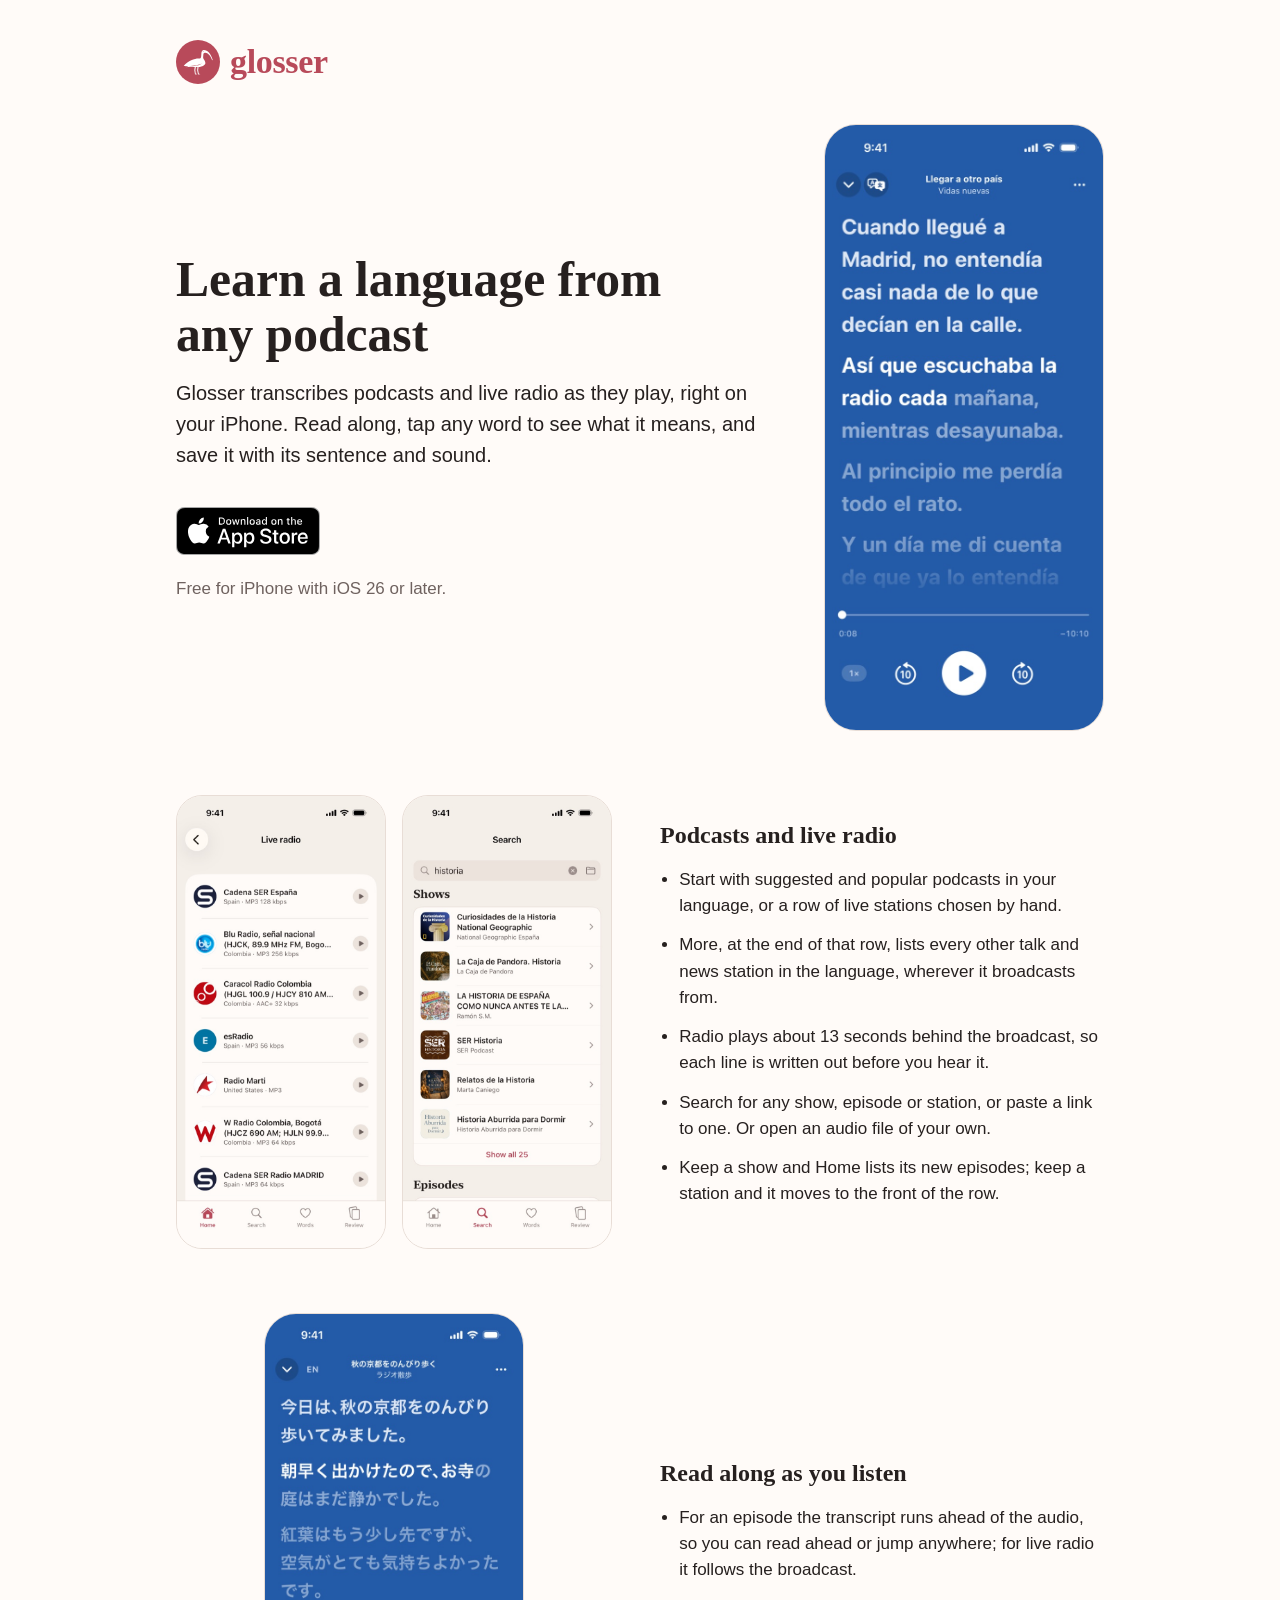
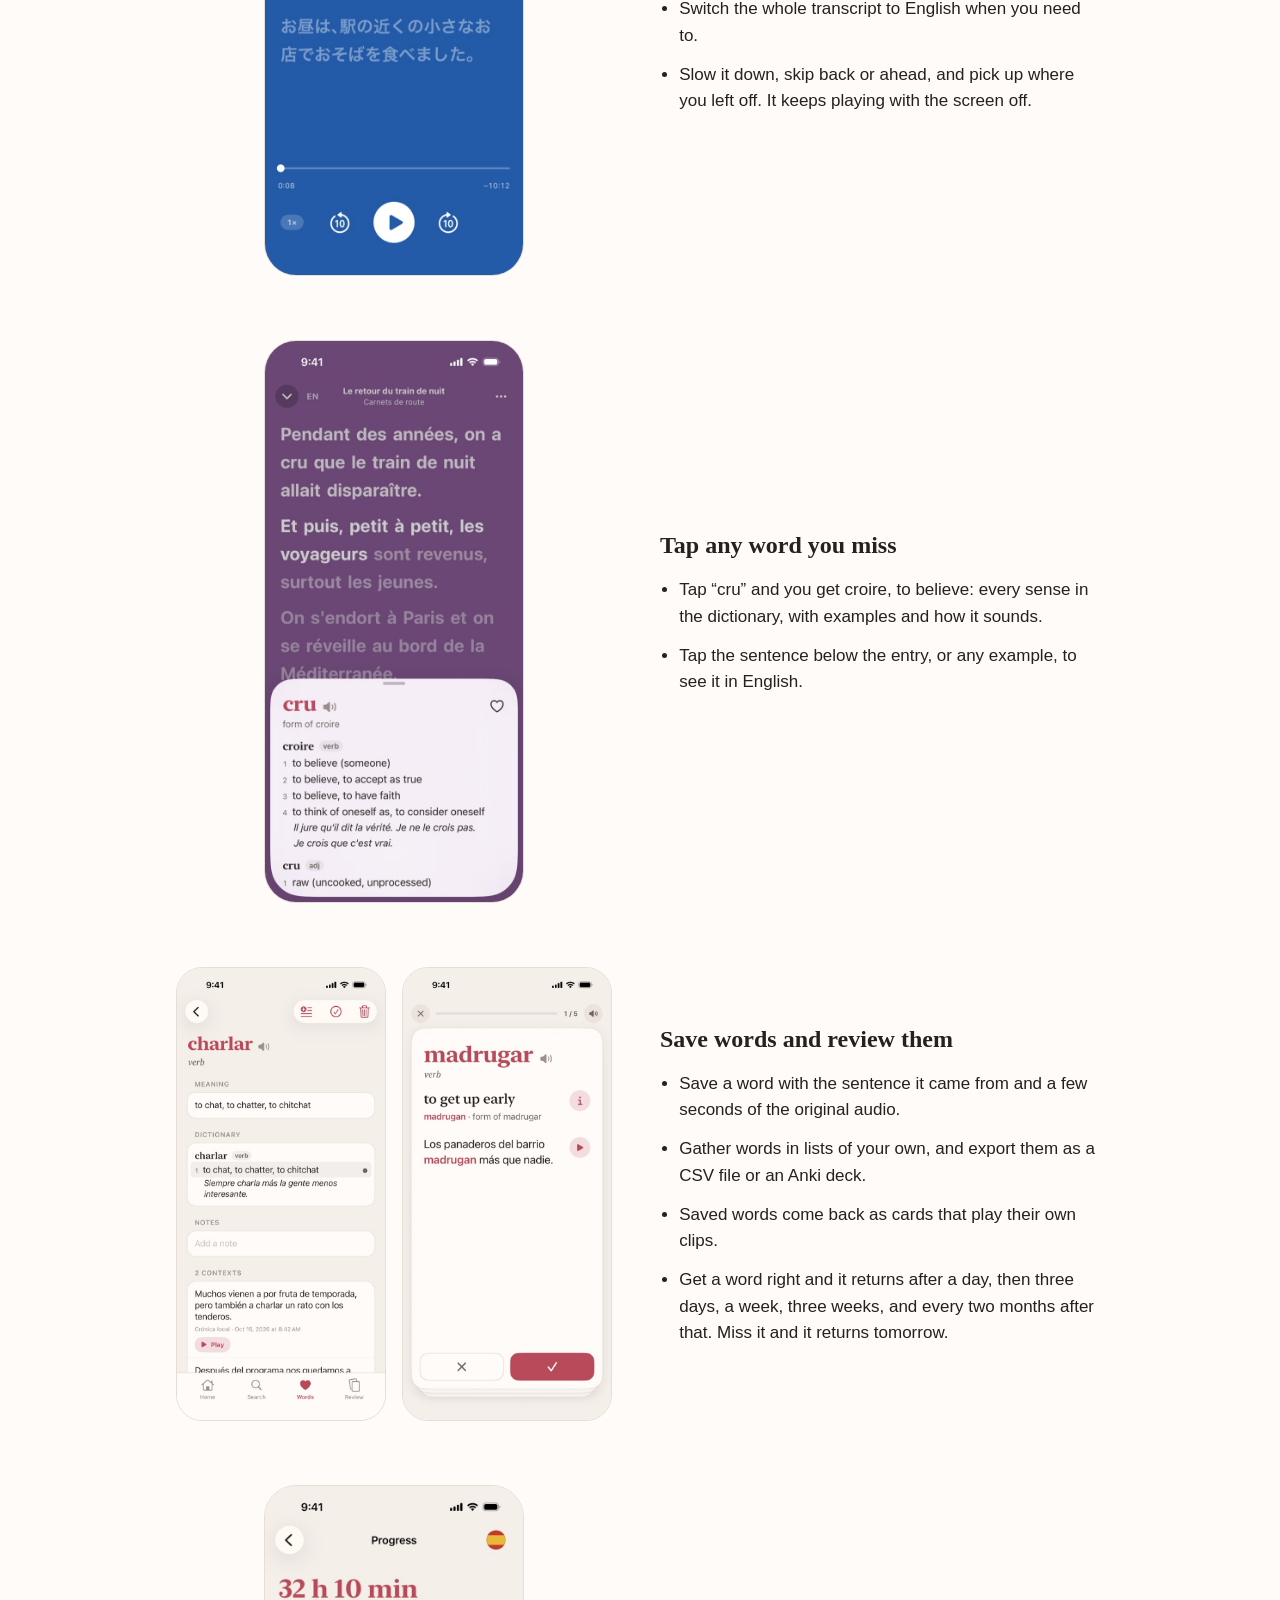
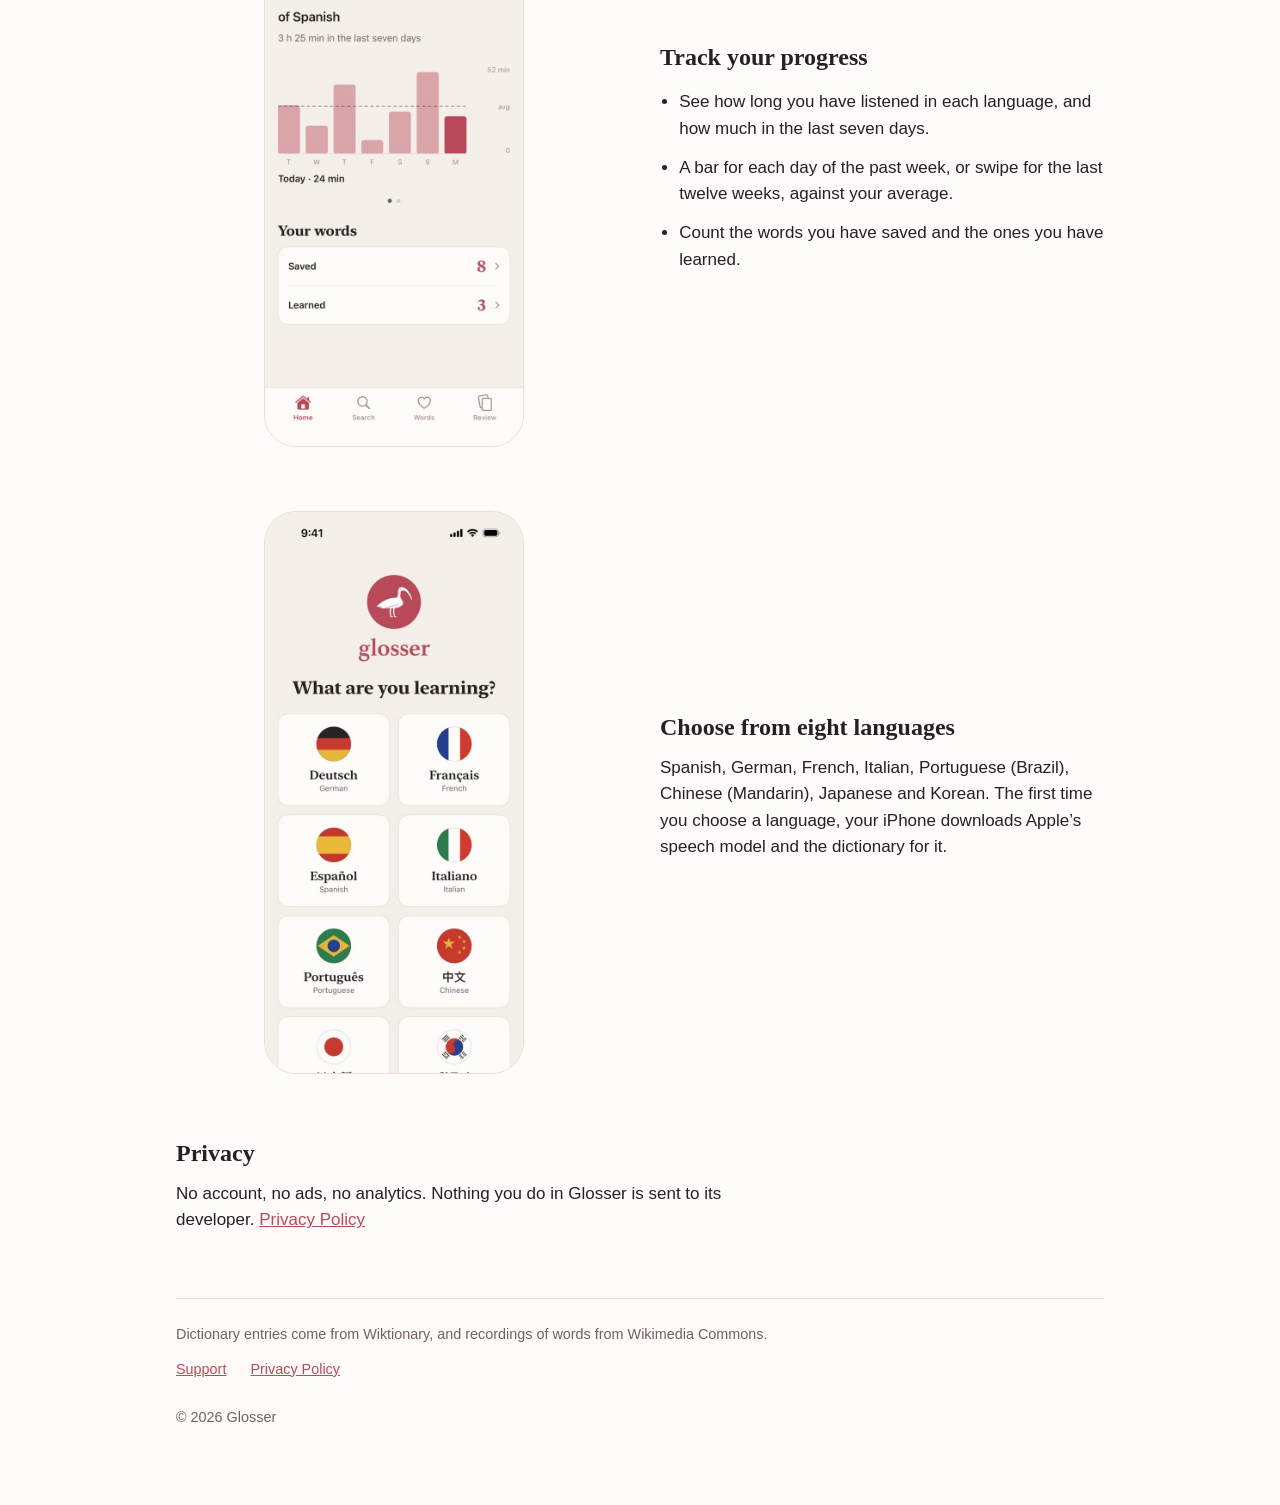
<file: index.html>
<!doctype html>
<html lang="en">
<head>
<meta charset="utf-8">
<meta name="viewport" content="width=device-width, initial-scale=1">
<title>Glosser: learn a language by listening to podcasts and radio</title>
<meta name="description" content="An iPhone app for listening to podcasts and live radio in Spanish, German, French, Italian, Portuguese, Chinese, Japanese and Korean, with a transcript that keeps pace. Tap a word to see what it means.">
<link rel="canonical" href="https://getglosser.app/">
<link rel="icon" href="images/mark.svg" type="image/svg+xml">
<meta property="og:type" content="website">
<meta property="og:site_name" content="Glosser">
<meta property="og:title" content="Glosser: learn a language by listening">
<meta property="og:description" content="Learn a language from any podcast or live radio. Glosser transcribes every word as it plays, right on your iPhone, so you can read along, tap any word to see what it means, and save it with its sentence and sound.">
<meta property="og:url" content="https://getglosser.app/">
<meta property="og:image" content="https://getglosser.app/images/share.jpg">
<meta name="twitter:card" content="summary_large_image">
<meta name="apple-itunes-app" content="app-id=6821074675">
<script type="application/ld+json">
{
  "@context": "https://schema.org",
  "@type": "MobileApplication",
  "name": "Glosser: Learn by Listening",
  "operatingSystem": "iOS 26 or later",
  "applicationCategory": "EducationalApplication",
  "description": "Learn a language from any podcast or live radio. Glosser transcribes every word as it plays, right on your iPhone, so you can read along, tap any word to see what it means, and save it with its sentence and sound.",
  "url": "https://getglosser.app/",
  "downloadUrl": "https://apps.apple.com/app/id6821074675",
  "offers": { "@type": "Offer", "price": "0", "priceCurrency": "USD" },
  "image": "https://getglosser.app/images/share.jpg",
  "author": { "@type": "Organization", "name": "Glosser" }
}
</script>
<link rel="stylesheet" href="style.css">
</head>
<body class="home">
<main>
<header class="lockup">
  <img src="images/mark.svg" alt="" width="44" height="44">
  <span class="wordmark">glosser</span>
</header>

<section class="intro">
  <div>
    <h1>Learn a language from any podcast</h1>
    <p class="lede">Glosser transcribes podcasts and live radio as they play, right on your
    iPhone. Read along, tap any word to see what it means, and save it with its sentence and sound.</p>
    <!-- Apple's badge, unaltered (developer.apple.com/app-store/marketing/guidelines): at least
         40 px high, with a quarter of its height clear around it. -->
    <div class="store">
      <a href="https://apps.apple.com/app/id6821074675"><img src="images/app-store-badge.svg"
         alt="Download on the App Store" width="144" height="48"></a>
      <p>Free for iPhone with iOS 26 or later.</p>
    </div>
  </div>
  <img class="screen" src="images/transcript.jpg" width="600" height="1304"
       alt="A Spanish podcast in the player, the line being spoken in white and the lines ahead faded.">
</section>

<section class="feature">
  <div class="screens">
    <img class="screen" src="images/stations.jpg" width="600" height="1304" loading="lazy"
         alt="Live radio in Spanish: Cadena SER, Blu Radio, Caracol Radio, esRadio and more, from Spain, Colombia and the United States.">
    <img class="screen" src="images/search.jpg" width="600" height="1304" loading="lazy"
         alt="Search results for “historia”: Spanish podcasts about history.">
  </div>
  <div>
    <h2>Podcasts and live radio</h2>
    <ul>
      <li>Start with suggested and popular podcasts in your language, or a row of live stations chosen
        by hand.</li>
      <li>More, at the end of that row, lists every other talk and news station in the language,
        wherever it broadcasts from.</li>
      <li>Radio plays about 13 seconds behind the broadcast, so each line is written out before you
        hear it.</li>
      <li>Search for any show, episode or station, or paste a link to one. Or open an audio file of
        your own.</li>
      <li>Keep a show and Home lists its new episodes; keep a station and it moves to the front of
        the row.</li>
    </ul>
  </div>
</section>

<section class="feature">
  <img class="screen" src="images/read-along.jpg" width="600" height="1304" loading="lazy"
       alt="A Japanese podcast in the player, the line being spoken in white and the lines ahead faded.">
  <div>
    <h2>Read along as you listen</h2>
    <ul>
      <li>For an episode the transcript runs ahead of the audio, so you can
        read ahead or jump anywhere; for live radio it follows the broadcast.</li>
      <li>Switch the whole transcript to English when you need to.</li>
      <li>Slow it down, skip back or ahead, and pick up where you left off. It keeps playing with the
        screen off.</li>
    </ul>
  </div>
</section>

<section class="feature">
  <img class="screen" src="images/tap-a-word.jpg" width="600" height="1304" loading="lazy"
       alt="A French podcast with the dictionary entry for “cru”, a form of croire, to believe.">
  <div>
    <h2>Tap any word you miss</h2>
    <ul>
      <li>Tap “cru” and you get croire, to believe: every sense in the dictionary, with examples and
        how it sounds.</li>
      <li>Tap the sentence below the entry, or any example, to see it in English.</li>
    </ul>
  </div>
</section>

<section class="feature">
  <div class="screens">
    <img class="screen" src="images/saved-word.jpg" width="600" height="1304" loading="lazy"
         alt="The saved Spanish word “charlar”, to chat, with its meaning, dictionary entry and the sentences it was heard in.">
    <img class="screen" src="images/review.jpg" width="600" height="1304" loading="lazy"
         alt="A review card for “madrugar”, to get up early, with the sentence it was heard in.">
  </div>
  <div>
    <h2>Save words and review them</h2>
    <ul>
      <li>Save a word with the sentence it came from and a few seconds of the original audio.</li>
      <li>Gather words in lists of your own, and export them as a CSV file or an Anki deck.</li>
      <li>Saved words come back as cards that play their own clips.</li>
      <li>Get a word right and it returns after a day, then three days, a week, three weeks, and every
        two months after that. Miss it and it returns tomorrow.</li>
    </ul>
  </div>
</section>

<section class="feature">
  <img class="screen" src="images/progress.jpg" width="600" height="1304" loading="lazy"
       alt="Progress in Spanish: 32 hours 10 minutes listened, 3 hours 25 minutes in the last seven days, a bar for each day, and 8 words saved, 3 learned.">
  <div>
    <h2>Track your progress</h2>
    <ul>
      <li>See how long you have listened in each language, and how much in the last seven days.</li>
      <li>A bar for each day of the past week, or swipe for the last twelve weeks, against your
        average.</li>
      <li>Count the words you have saved and the ones you have learned.</li>
    </ul>
  </div>
</section>

<section class="feature">
  <img class="screen" src="images/languages.jpg" width="600" height="1304" loading="lazy"
       alt="“What are you learning?” with a card for each language: Deutsch, Français, Español, Italiano, Português, 中文, then Japanese and Korean below.">
  <div>
    <h2>Choose from eight languages</h2>
    <p>Spanish, German, French, Italian, Portuguese (Brazil), Chinese (Mandarin), Japanese and Korean.
    The first time you choose a language, your iPhone downloads Apple’s speech model and the
    dictionary for it.</p>
  </div>
</section>

<h2>Privacy</h2>
<p>No account, no ads, no analytics. Nothing you do in Glosser is sent to its developer.
<a href="privacy/">Privacy Policy</a></p>

<footer>
  <p>Dictionary entries come from Wiktionary, and recordings of words from Wikimedia Commons.</p>
  <ul class="links">
    <li><a href="support/">Support</a></li>
    <li><a href="privacy/">Privacy Policy</a></li>
  </ul>
  <p>© 2026 Glosser</p>
</footer>
</main>
</body>
</html>
</file>
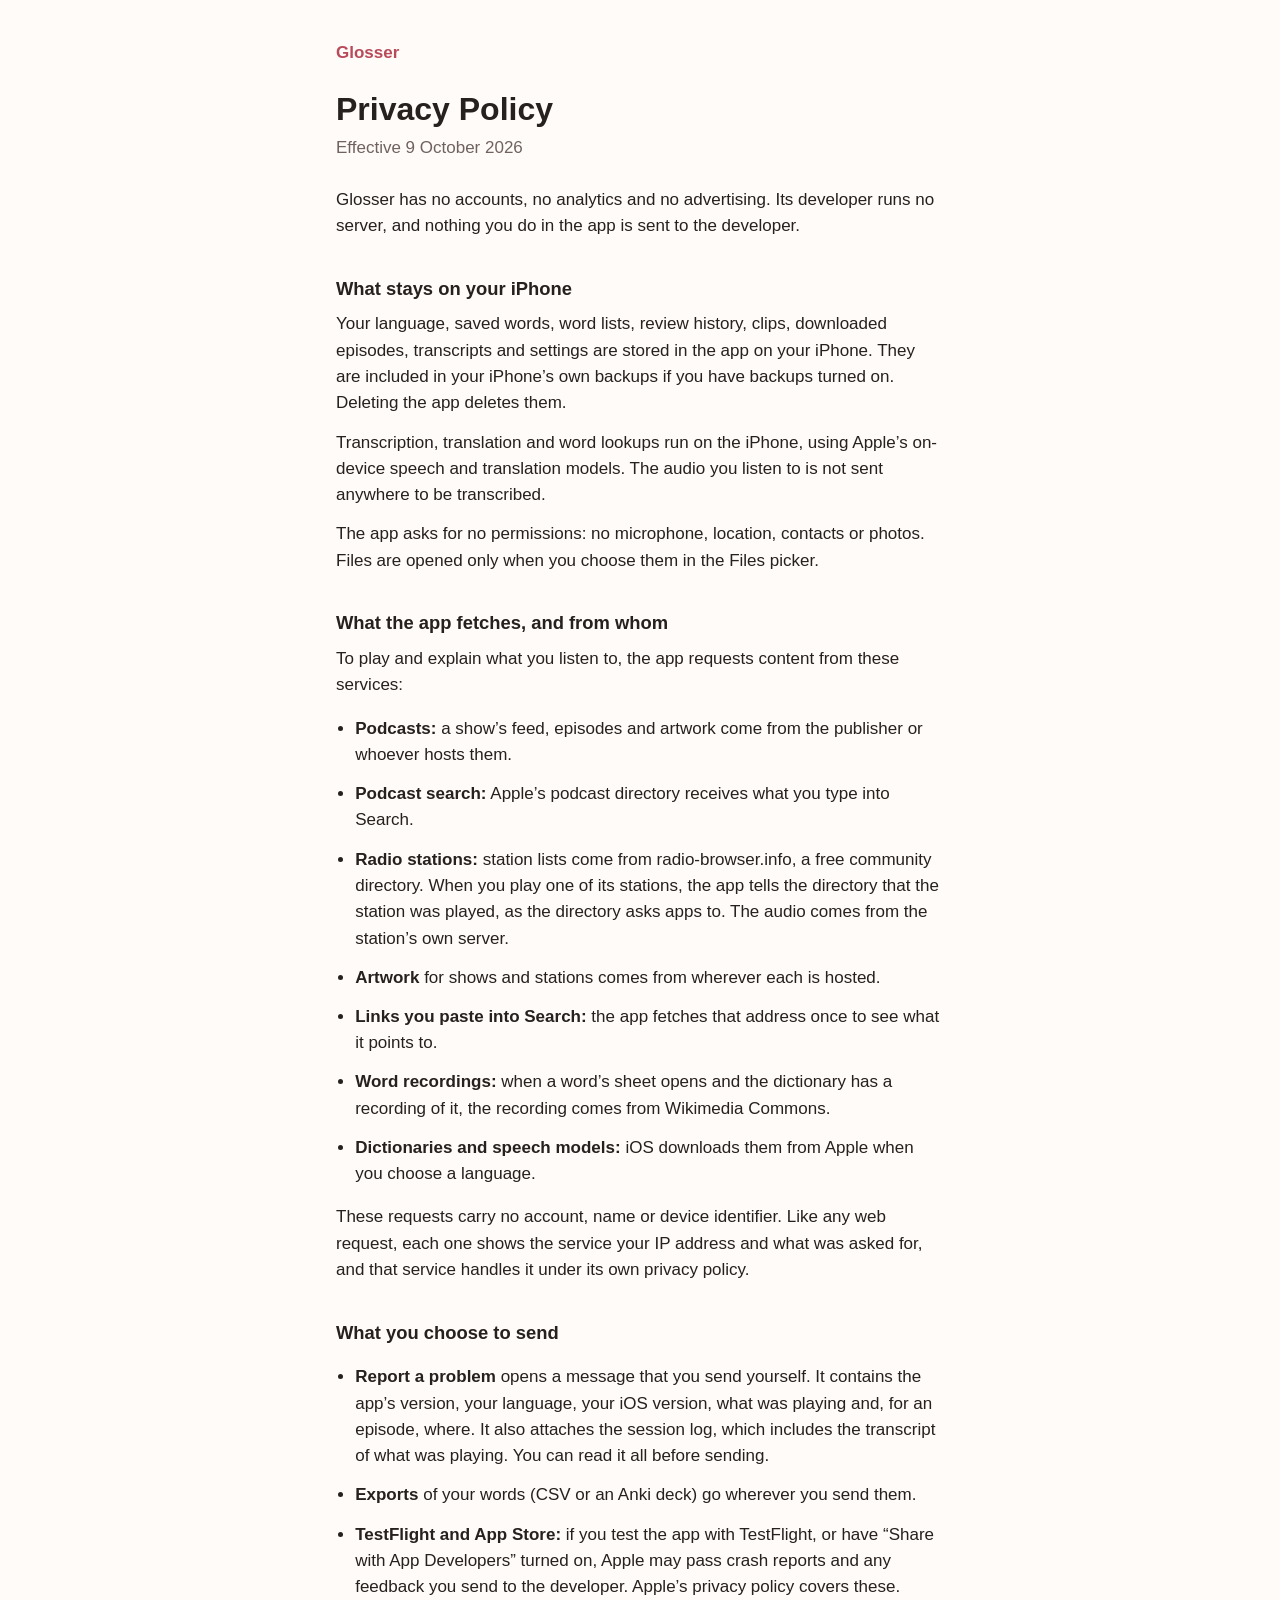
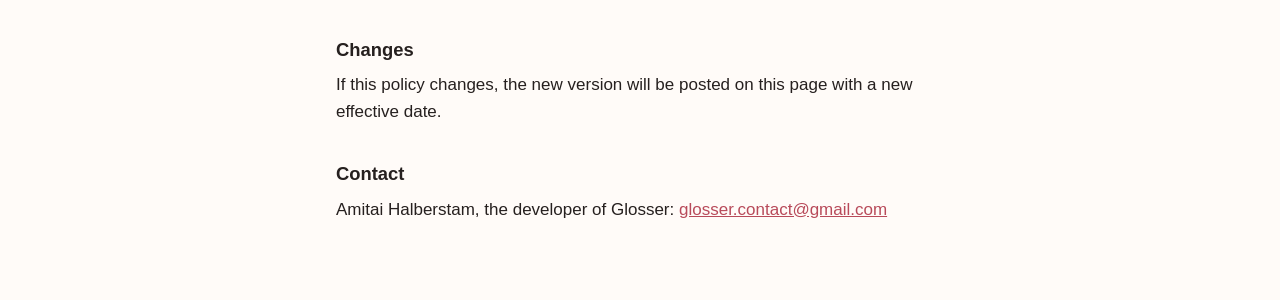
<file: privacy/index.html>
<!doctype html>
<html lang="en">
<head>
<meta charset="utf-8">
<meta name="viewport" content="width=device-width, initial-scale=1">
<title>Glosser Privacy Policy</title>
<link rel="stylesheet" href="../style.css">
</head>
<body>
<main>
<p class="crumb"><a href="../">Glosser</a></p>
<h1>Privacy Policy</h1>
<p class="date">Effective 9 October 2026</p>

<p>Glosser has no accounts, no analytics and no advertising. Its developer runs no server, and
nothing you do in the app is sent to the developer.</p>

<h2>What stays on your iPhone</h2>
<p>Your language, saved words, word lists, review history, clips, downloaded episodes, transcripts
and settings are stored in the app on your iPhone. They are included in your iPhone’s own backups if
you have backups turned on. Deleting the app deletes them.</p>
<p>Transcription, translation and word lookups run on the iPhone, using Apple’s on-device speech and
translation models. The audio you listen to is not sent anywhere to be transcribed.</p>
<p>The app asks for no permissions: no microphone, location, contacts or photos. Files are opened
only when you choose them in the Files picker.</p>

<h2>What the app fetches, and from whom</h2>
<p>To play and explain what you listen to, the app requests content from these services:</p>
<ul>
<li><strong>Podcasts:</strong> a show’s feed, episodes and artwork come from the publisher or
whoever hosts them.</li>
<li><strong>Podcast search:</strong> Apple’s podcast directory receives what you type into
Search.</li>
<li><strong>Radio stations:</strong> station lists come from radio-browser.info, a free community
directory. When you play one of its stations, the app tells the directory that the station was
played, as the directory asks apps to. The audio comes from the station’s own server.</li>
<li><strong>Artwork</strong> for shows and stations comes from wherever each is hosted.</li>
<li><strong>Links you paste into Search:</strong> the app fetches that address once to see what it
points to.</li>
<li><strong>Word recordings:</strong> when a word’s sheet opens and the dictionary has a recording of
it, the recording comes from Wikimedia Commons.</li>
<li><strong>Dictionaries and speech models:</strong> iOS downloads them from Apple when you choose a
language.</li>
</ul>
<p>These requests carry no account, name or device identifier. Like any web request, each one shows
the service your IP address and what was asked for, and that service handles it under its own
privacy policy.</p>

<h2>What you choose to send</h2>
<ul>
<li><strong>Report a problem</strong> opens a message that you send yourself. It contains the app’s
version, your language, your iOS version, what was playing and, for an episode, where. It also
attaches the session log, which includes the transcript of what was playing. You can read it all
before sending.</li>
<li><strong>Exports</strong> of your words (CSV or an Anki deck) go wherever you send them.</li>
<li><strong>TestFlight and App Store:</strong> if you test the app with TestFlight, or have “Share
with App Developers” turned on, Apple may pass crash reports and any feedback you send to the
developer. Apple’s privacy policy covers these.</li>
</ul>

<h2>Changes</h2>
<p>If this policy changes, the new version will be posted on this page with a new effective
date.</p>

<h2>Contact</h2>
<p>Amitai Halberstam, the developer of Glosser:
<a href="mailto:glosser.contact@gmail.com">glosser.contact@gmail.com</a></p>
</main>
</body>
</html>
</file>
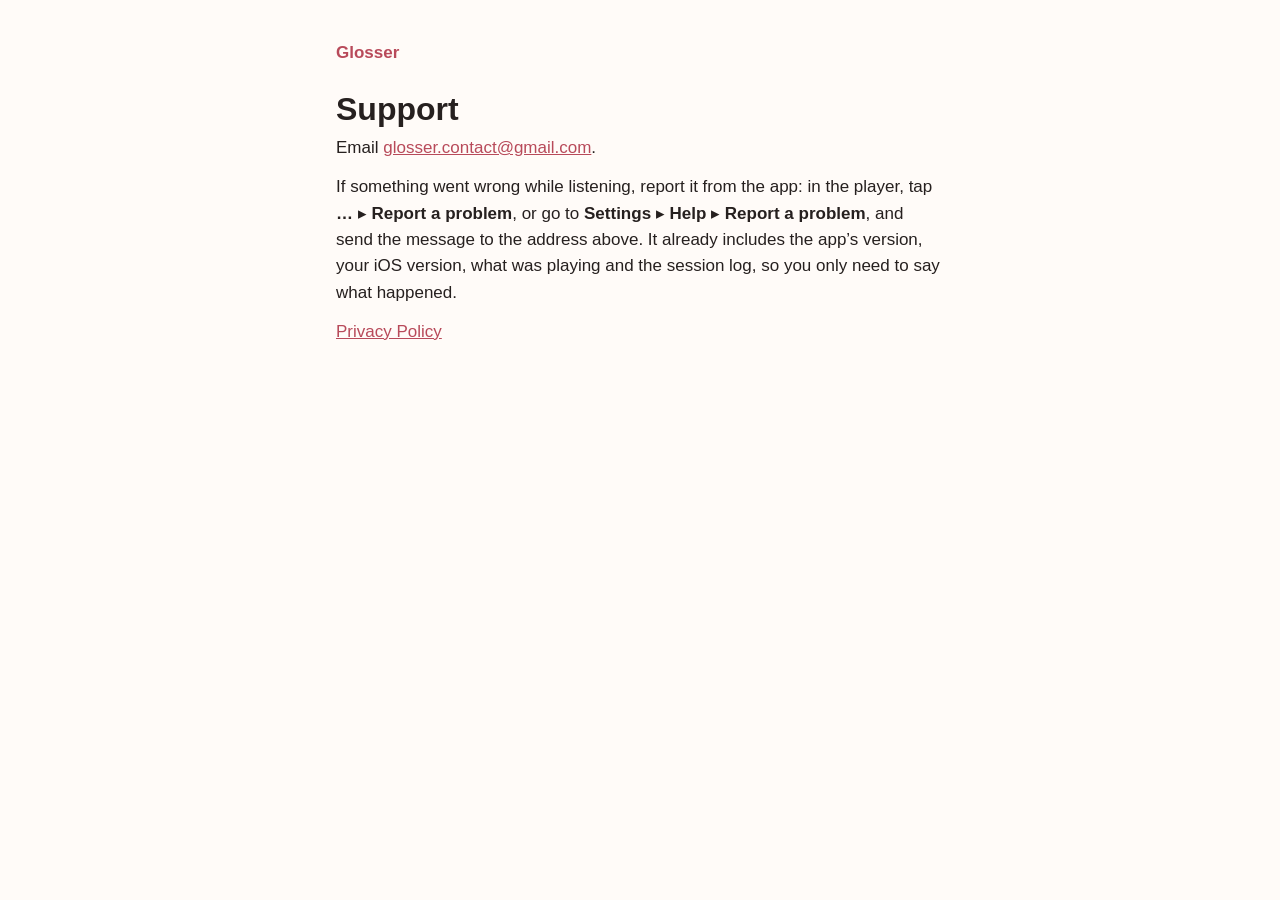
<file: support/index.html>
<!doctype html>
<html lang="en">
<head>
<meta charset="utf-8">
<meta name="viewport" content="width=device-width, initial-scale=1">
<title>Glosser Support</title>
<link rel="stylesheet" href="../style.css">
</head>
<body>
<main>
<p class="crumb"><a href="../">Glosser</a></p>
<h1>Support</h1>

<p>Email <a href="mailto:glosser.contact@gmail.com">glosser.contact@gmail.com</a>.</p>

<p>If something went wrong while listening, report it from the app: in the player, tap
<strong>…</strong> ▸ <strong>Report a problem</strong>, or go to <strong>Settings</strong> ▸
<strong>Help</strong> ▸ <strong>Report a problem</strong>, and send the message to the address above.
It already includes the app’s version, your iOS version, what was playing and the session log, so
you only need to say what happened.</p>

<p><a href="../privacy/">Privacy Policy</a></p>
</main>
</body>
</html>
</file>
<file: style.css>
/* The app's palette (Theme.swift): warm paper, deep ink, madder-rose accent. The ground is the
   app's card surface rather than its ground, so the accent passes 4.5:1 as link text. */
:root {
  --ground: #fffbf8;
  --ink: #26201f;
  --muted: #6f625f;
  --accent: #b84a5a;
  --border: #e8ddd6;
  color-scheme: light dark;
}
@media (prefers-color-scheme: dark) {
  :root {
    --ground: #1c1719;
    --ink: #f1eaec;
    --muted: #a99ea2;
    --accent: #e48896;
    --border: #3a3135;
  }
}
* { box-sizing: border-box; }
body {
  margin: 0;
  background: var(--ground);
  color: var(--ink);
  font: 17px/1.55 -apple-system, BlinkMacSystemFont, "Helvetica Neue", Helvetica, Arial, sans-serif;
  -webkit-text-size-adjust: 100%;
}
main { max-width: 40rem; margin: 0 auto; padding: 2.5rem 16px 4rem; }
h1 { font-size: 2rem; line-height: 1.2; margin: 0 0 0.4rem; }
h2 { font-size: 1.15rem; margin: 2.2rem 0 0.5rem; }
p, li { margin: 0 0 0.8rem; }
ul { padding-left: 1.2rem; }
a { color: var(--accent); }
.crumb { margin-bottom: 1.5rem; }
.crumb a { text-decoration: none; font-weight: 600; }
.date { color: var(--muted); margin-bottom: 1.6rem; }
.links { list-style: none; padding: 0; margin-top: 1.5rem; }

/* The home page. Headings are in the serif the app uses for headwords (New York on Apple devices);
   the name is set as in the app, Athelas Bold in the accent. */
.home main { max-width: 60rem; }
.lockup { display: flex; align-items: center; gap: 10px; margin-bottom: 2.5rem; }
.wordmark {
  font: 700 34px/1 Athelas, "Iowan Old Style", ui-serif, Georgia, serif;
  letter-spacing: -0.01em;
  color: var(--accent);
}
.home h1, .home h2 { font-family: ui-serif, "New York", "Iowan Old Style", Georgia, serif; }
.home h1 { font-size: clamp(2rem, 5.5vw, 3.1rem); line-height: 1.1; max-width: 20ch; margin-bottom: 1rem; }
.home h2 { font-size: 1.5rem; line-height: 1.25; margin: 0 0 0.8rem; }
.home main > h2 { margin-top: 3rem; }
.home main > p { max-width: 38rem; }
.lede { font-size: 1.25rem; }
.store { color: var(--muted); margin-top: 1.5rem; }
.store a { display: inline-block; padding: 12px 0; }
.store img { display: block; height: 48px; width: auto; }
.store p { margin: 0; }
.intro {
  display: grid;
  grid-template-columns: 1fr auto;
  gap: 3rem;
  align-items: center;
  margin-bottom: 2rem;
}
.intro .screen { width: 280px; }
.feature {
  display: grid;
  /* One column wide enough for two screens, so every section's text starts at the same place. */
  grid-template-columns: 436px 1fr;
  gap: 3rem;
  align-items: center;
  margin: 4rem 0;
}
.feature ul, .feature p { max-width: 30rem; }
.feature > .screen { justify-self: center; }
.screens { display: flex; gap: 1rem; }
.screen {
  display: block;
  width: 260px;
  height: auto;
  border-radius: 32px;
  border: 1px solid var(--border);
}
.screens .screen { width: 210px; border-radius: 26px; }
.home footer {
  margin-top: 4rem;
  padding-top: 1.5rem;
  border-top: 1px solid var(--border);
  color: var(--muted);
  font-size: 0.9rem;
}
.home footer .links { display: flex; gap: 1.5rem; margin: 0 0 0.8rem; }
@media (max-width: 960px) {
  .feature { grid-template-columns: auto 1fr; }
}
@media (max-width: 720px) {
  .lockup { margin-bottom: 1.8rem; }
  .intro { grid-template-columns: 1fr; gap: 1.5rem; }
  .intro .screen { width: min(260px, 72vw); }
  .feature { grid-template-columns: 1fr; gap: 1.5rem; margin: 3rem 0; }
  .screen { width: min(260px, 72vw); margin: 0 auto; }
  .screens { justify-content: center; }
  .screens .screen { width: calc(50% - 0.5rem); max-width: 210px; margin: 0; border-radius: 20px; }
}
</file>
